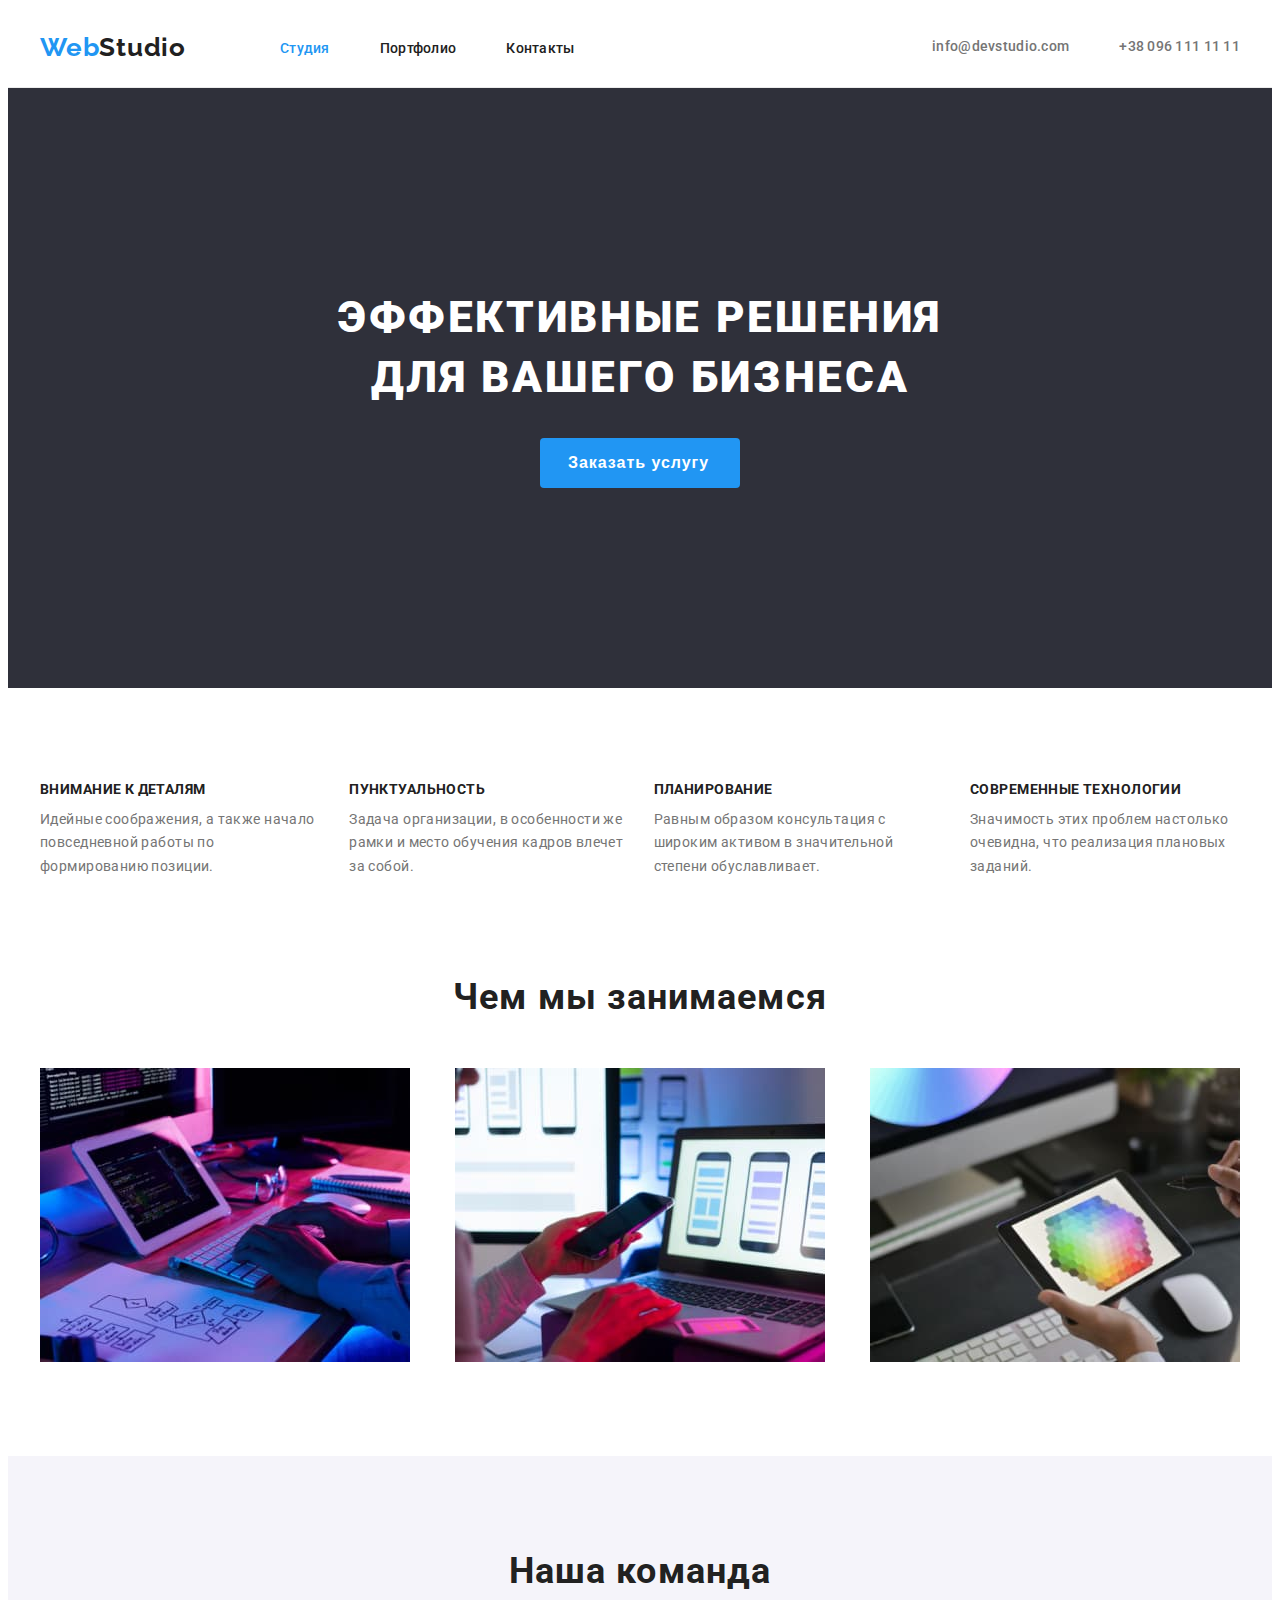
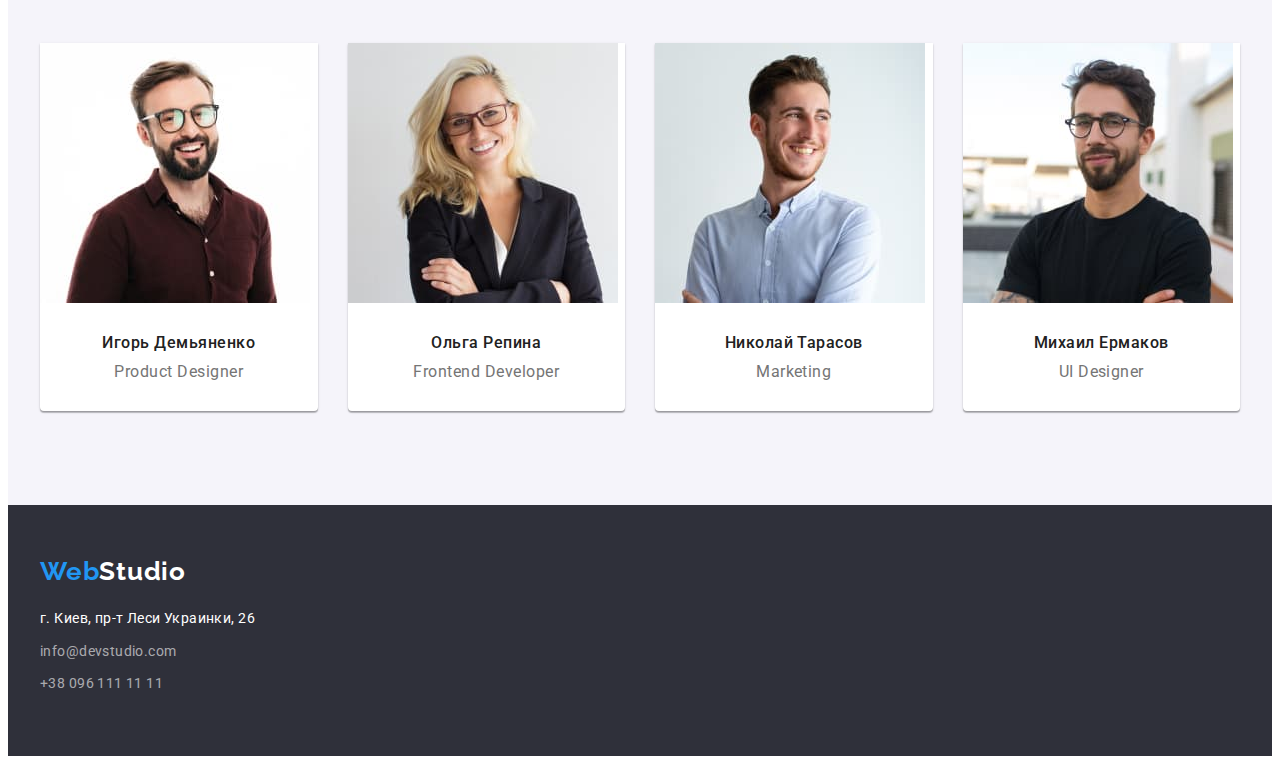
<file: index.html>
<!DOCTYPE html>
<html lang="ru">

<head>

    <meta charset="UTF-8">
    <meta http-equiv="X-UA-Compatible" content="IE=edge">
    <meta name="viewport" content="width=device-width, initial-scale=1.0">
    <title>Document</title>
    <link rel="preconnect" href="https://fonts.googleapis.com">
    <link rel="preconnect" href="https://fonts.gstatic.com" crossorigin>
    <link href="https://fonts.googleapis.com/css2?family=Raleway:wght@700&family=Roboto:wght@400;500;700;900&display=swap"
        rel="stylesheet">
        <link rel="stylesheet" href="https://cdnjs.cloudflare.com/ajax/libs/modern-normalize/1.1.0/modern-normalize.min.css"
            integrity="sha512-wpPYUAdjBVSE4KJnH1VR1HeZfpl1ub8YT/NKx4PuQ5NmX2tKuGu6U/JRp5y+Y8XG2tV+wKQpNHVUX03MfMFn9Q=="
            crossorigin="anonymous" referrerpolicy="no-referrer" />
    <link rel="stylesheet" href="./css/styles.css">
</head>

               <!--========= Start Navigation =========-->

<body class="page-main">
    <header class="header">

        <div class="container header-container">

        
        <nav class="header-nav">
            <a class="logo-link link" href="" lang="en"><span class="logo-link-web">Web</span>Studio</a>
            <ul class="nav-list list">
                <li class="nav-list-item">
                    <a class="nav-list-link link current" href="">Студия</a>
                </li>

                <li class="nav-list-item">
                    <a class="nav-list-link link" href="./portfolio.html">Портфолио</a>
                </li>

                <li class="nav-list-item">
                    <a class="nav-list-link link" href="">Контакты</a>
                </li>
            </ul>
        </nav>
        
        <a class="contact-mail link" href="mailto:info@devstudio.com" lang="en">info@devstudio.com</a>
        <a class="contact-phone link" href="tel:+380961111111">+38 096 111 11 11</a>
        
        </div>
        
    </header>
    
    

                <!--========= End Navigation =========-->

                   <!--========= Start Hero =========-->


        <section class="hero section">
            <div class="container hero-container">
            <h1 class="hero-title">Эффективные решения <br> для вашего бизнеса</h1>
            <button class="service-btn" type="button">Заказать услугу</button>
            </div>
        </section>

                    <!--========= End Hero =========-->

                <!--========= Start Activity =========-->

        <section class="activity section">

            <div class="container activity-container">

            <ul class="activity-list list">

                <li class="activity-list-item">
                    <h3 class="activity-title">Внимание к деталям</h3>
                    <p class="activity-text">Идейные соображения, а также начало повседневной работы по формированию позиции.</p>
                </li>

                <li class="activity-list-item">
                    <h3 class="activity-title">Пунктуальность</h3>
                    <p class="activity-text">Задача организации, в особенности же рамки и место обучения кадров влечет за собой.</p>
                </li>

                <li class="activity-list-item">
                    <h3 class="activity-title">Планирование</h3>
                    <p class="activity-text">Равным образом консультация с широким активом в значительной степени обуславливает.</p>
                </li>

                <li class="activity-list-item">
                    <h3 class="activity-title">Современные технологии</h3>
                    <p class="activity-text">Значимость этих проблем настолько очевидна, что реализация плановых заданий.</p>
                </li>

            </ul>
            </div>
        </section>

        <section class="activity-photo">

            <div class="container activity-photo-container">

            <h2 class="activity-photo-title">Чем мы занимаемся</h2>

            <ul class="activity-photo-list list">
                <li class="activity-photo-list-item">
                    <img src="./images/about-img-1.jpg" alt="программист работает над кодом" width="370" height="294">
                </li>

                <li class="activity-photo-list-item">
                    <img src="./images/about-image-2.jpg" alt="дизайнер работает над мобильным приложением" width="370"
                        height="294">
                </li>

                <li class="activity-photo-list-item">
                    <img src="./images/about-img-3.jpg" alt="дизайнер работает с графическим планшетом" width="370"
                        height="294">
                </li>
            </ul>
            </div>
        </section>

                   <!--========= End Activity =========-->

                    <!--========= Start Team =========-->

        <section class="team section">

            <div class="container team-container">
                <h2 class="team-title">Наша команда</h2>
                <ul class="team-list list">
                    <li class="team-list-item">

                        <article class="card">
                            <div class="card-thumb">
                        <img class="team-image" src="./images/team-1.jpg" alt="Член команды" 
                        width="270" height="260">
                            </div>

                            <div class="team-content">
                        <h3 class="team-subtitle">Игорь Демьяненко</h3>
                        <p class="team-text" lang="en">Product Designer</p>
                            </div>
                        </article>
                        
                    </li>
                    <li class="team-list-item">
                        <article class="card">
                            <div class="card-thumb">
                        <img class="team-image" src="./images/team-2.jpg" alt="Член команды"
                         width="270" height="260">
                            </div>
                        
                            <div class="team-content">          
                        <h3 class="team-subtitle">Ольга Репина</h3>
                        <p class="team-text" lang="en">Frontend Developer</p>
                            </div>
                        </article>
                    </li>

                   
                    <li class="team-list-item">
                        <article class="card">
                            <div class="card-thumb">
                        <img class="team-image" src="./images/team-3.jpg" alt="Член команды" 
                        width="270" height="260">
                            </div>

                            <div class="team-content">
                        <h3 class="team-subtitle">Николай Тарасов</h3>
                        <p class="team-text" lang="en">Marketing</p>
                            </div>
                        </article>
                    </li>
                    
                    <li class="team-list-item">
                        <article class="card">
                            <div class="card-thumb">
                        <img class="team-image" src="./images/team-4.jpg" alt="Член команды"
                         width="270" height="260">
                            </div>

                            <div class="team-content">
                        <h3 class="team-subtitle">Михаил Ермаков</h3>
                        <p class="team-text" lang="en">UI Designer</p>
                            </div>
                        </article>
                
                    </li>
                </ul>
                </div>
        </section>

    </main>

                    <!--========= End Team =========-->

                 <!--========= Start Footer =========-->

    <footer class="footer">

        <div class="container">

        <div class="footer-link">
            <a class="logo-link footer-logo link" href="./index.html" lang="en"><span class="logo-link-web">Web</span>Studio</a>
        </div>
        <address class="adress">
            <ul class="footer-list list">
                <li class="footer-list-item">
                
                    <a class="footer-list-link-adress link" href="https://goo.gl/maps/fUv8LRUKZesWuPY2A" target="_blank" rel="noopener noreferrer"> г. Киев,
                        пр-т Леси Украинки, 26</a>
                </li>
                <li class="footer-list-item">
                    <a class="footer-list-link link" href="mailto:info@devstudio.com" lang="en">info@devstudio.com</a>
                </li>
                <li class="footer-list-item">
                    <a class="footer-list-link link" href="tel:+380961111111">+38 096 111 11 11</a>
                </li>
            </ul>

            
        </address>
        </div>
    </footer>

                <!--========= End Footer =========-->

</body>

</html>
</file>
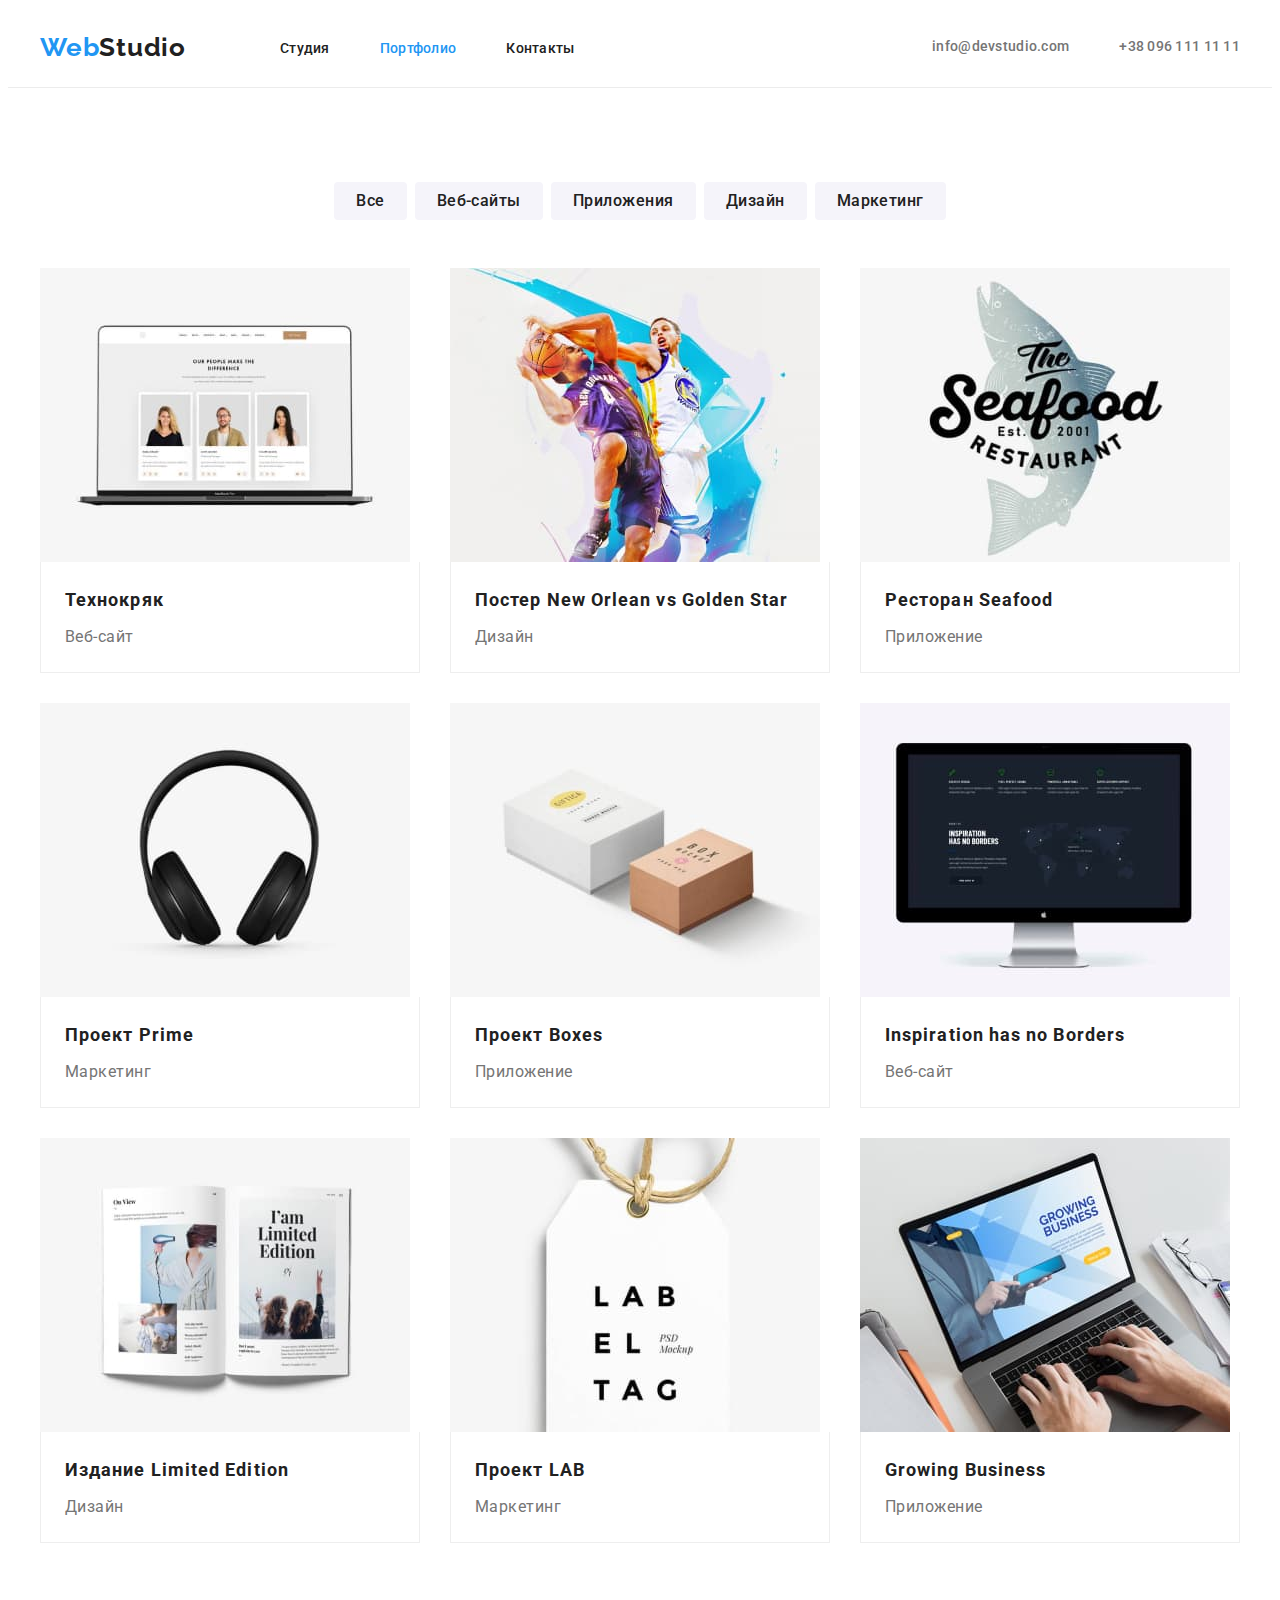
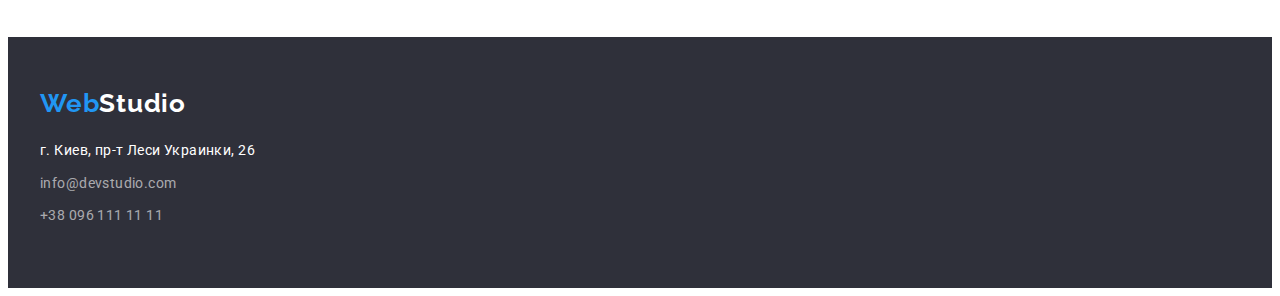
<file: portfolio.html>
<!DOCTYPE html>
<html lang="ru">

<head>

    <meta charset="UTF-8">
    <meta http-equiv="X-UA-Compatible" content="IE=edge">
    <meta name="viewport" content="width=device-width, initial-scale=1.0">
    <title>Document</title>
    <link rel="preconnect" href="https://fonts.googleapis.com">
    <link rel="preconnect" href="https://fonts.gstatic.com" crossorigin>
    <link href="https://fonts.googleapis.com/css2?family=Raleway:wght@700&family=Roboto:wght@400;500;700;900&display=swap"
        rel="stylesheet">
        <link rel="stylesheet" href="https://cdnjs.cloudflare.com/ajax/libs/modern-normalize/1.1.0/modern-normalize.min.css"
            integrity="sha512-wpPYUAdjBVSE4KJnH1VR1HeZfpl1ub8YT/NKx4PuQ5NmX2tKuGu6U/JRp5y+Y8XG2tV+wKQpNHVUX03MfMFn9Q=="
            crossorigin="anonymous" referrerpolicy="no-referrer" />
    <link rel="stylesheet" href="./css/styles.css">
</head>

              <!--========= Start Navigation =========-->

              

<body class="page-portfolio">
    <header class="header">
    
        <div class="container header-container">
    
    
            <nav class="header-nav">
                <a class="logo-link link" href="./index.html" lang="en"><span class="logo-link-web">Web</span>Studio</a>
                <ul class="nav-list list">
                    <li class="nav-list-item">
                        <a class="nav-list-link link " href="./index.html">Студия</a>
                    </li>
    
                    <li class="nav-list-item">
                        <a class="nav-list-link link current" href="">Портфолио</a>
                    </li>
    
                    <li class="nav-list-item">
                        <a class="nav-list-link link" href="">Контакты</a>
                    </li>
                </ul>
            </nav>
    
            <a class="contact-mail link" href="mailto:info@devstudio.com" lang="en">info@devstudio.com</a>
            <a class="contact-phone link" href="tel:+380961111111">+38 096 111 11 11</a>
    
        </div>
    
    </header>

              <!--========= End Navigation =========-->

            <!--========= Start Portfolio =========-->

    <main class="main">
        <section class="portfolio section">

        <div class="container">

           <ul class="btn-list list">
            <li class="btn-list-item">
                <button class="btn" type=button>Все</button>
            </li>

            <li class="btn-list-item">
                <button class="btn" type=button>Веб-сайты</button>
            </li>

            <li class="btn-list-item">
                <button class="btn" type=button>Приложения</button>
            </li>

            <li class="btn-list-item">
                <button class="btn" type=button>Дизайн</button>
            </li>

            <li class="btn-list-item">
                <button class="btn" type=button>Маркетинг</button>
            </li>
          </ul>

        <ul class="portfolio-list list">
            <li class="portfolio-list-item">
                <article class="card">
                    <div class="card-thumb">
                <img src="./images/site-1.jpg" alt="ноутбук с фото команды" 
                width="370" height="294">
                    </div>

                    <div class="card-content">
                <h3 class="portfolio-list-title">Технокряк</h3>
                <p class="portfolio-list-text" >Веб-сайт</p>
                    </div>
                </article>
            </li>

            <li class="portfolio-list-item">
                <article class="card">
                    <div class="cart-thumb">
                <img src="./images/design-1.jpg" alt="баскетболисты" 
                width="370" height="294">
                    </div>

                    <div class="card-content">
                <h3 class="portfolio-list-title">Постер <span lang="en">New Orlean vs Golden Star</span></h3>
                <p class="portfolio-list-text" >Дизайн</p>
                    </div>
                </article>
            </li>

            <li class="portfolio-list-item">
                <article class="card">
                    <div class="card-thumb">
                <img src="./images/app-1.jpg" alt="логотип ресторан" 
                width="370" height="294">
                    </div>

                    <div class="card-content">
                <h3 class="portfolio-list-title">Ресторан <span lang="en">Seafood</span></h3>
                <p class="portfolio-list-text" >Приложение</p>
                    </div>
                </article>
            </li>

            <li class="portfolio-list-item">
                <article class="card">
                    <div class="card-thumb">
                <img src="./images/market-1.jpg" alt="наушники" 
                width="370" height="294">
                    </div>

                    <div class="card-content">
                <h3 class="portfolio-list-title">Проект <span lang="en">Prime</span></h3>
                <p class="portfolio-list-text" >Маркетинг</p>
                    </div>
                </article>
            </li>

            <li class="portfolio-list-item">
                <article class="card">
                    <div class="card-thumb">
                <img src="./images/app-2.jpg" alt="две коробки" 
                width="370" height="294">
                    </div>

                    <div class="card-content">
                <h3 class="portfolio-list-title">Проект <span lang="en">Boxes</span></h3>
                <p class="portfolio-list-text" >Приложение</p>
                    </div>
                </article>
            </li>

            <li class="portfolio-list-item">
                <article class="card">
                    <div class="card-thumb">
                <img src="./images/site-2.jpg" alt="монитор" 
                width="370" height="294">
                    </div>

                    <div class="card-content">
                <h3 class="portfolio-list-title" lang="en">Inspiration has no Borders</h3>
                <p class="portfolio-list-text" >Веб-сайт</p>
                    </div>
                </article>
            </li>

            <li class="portfolio-list-item">
                <article class="card">
                    <div class="card-thumb">
                <img src="./images/design-2.jpg" alt="открытая книга" 
                width="370" height="294">
                    </div>

                    <div class="card-content">
                <h3 class="portfolio-list-title">Издание <span lang="en">Limited Edition</span></h3>
                <p class="portfolio-list-text" >Дизайн</p>
                    </div>
                </article>
            </li>

            <li class="portfolio-list-item">
                <article class="card">
                    <div class="card-thumb">
                <img src="./images/market-2.jpg" alt="ярлык" 
                width="370" height="294">
                    </div>

                    <div class="card-content">
                <h3 class="portfolio-list-title">Проект <span lang="en">LAB</span></h3>
                <p class="portfolio-list-text" >Маркетинг</p>
                    </div>
                </article>
            </li>

            <li class="portfolio-list-item">
                <article class="card">
                    <div class="card-thumb">
                        <img src="./images/app-3.jpg" alt="дизайнер работает на ноутбуке" 
                width="370" height="294">
                    </div>

                    <div class="card-content">
                <h3 class="portfolio-list-title" lang="en">Growing Business</h3>
                <p class="portfolio-list-text" >Приложение</p>
                    </div>
                </article>
            </li>
        </ul>
        </div>
    </section>


    </main>

                <!--========= End Portfolio =========-->

                <!--========= Start Footer =========-->

    <footer class="footer">

        <div class="container">
            <div class="footer-link">
        <a class="logo-link footer-logo link" href="./index.html" lang="en"><span class="logo-link-web">Web</span>Studio</a>
            </div>
        <address class="adress">
            <ul class="footer-list list">
                <li class="footer-list-item">

                    <a class="footer-list-link-adress link" href="https://goo.gl/maps/fUv8LRUKZesWuPY2A" target="_blank" rel="noopener noreferrer"> г. Киев,
                        пр-т Леси Украинки, 26</a>
                </li>
                <li class="footer-list-item">
                    <a class="footer-list-link link" href="mailto:info@devstudio.com" lang="en">info@devstudio.com</a>
                </li>
                <li class="footer-list-item">
                    <a class="footer-list-link link" href="tel:+380961111111">+38 096 111 11 11</a>
                </li>
            </ul>


        </address>
        </div>
    </footer>
               <!--========= End Footer =========-->

</body>

</html>
</file>
<file: css/styles.css>
/* Цвет основного текста #212121 */
/* Цвет вторичного текста #757575 */
/* Белый #FFFFFF */
/* Цвет акцента #2196F3 */
/* Доп цвет кнопки #188CE8 */
/* Цвет контактов в футере rgba(255, 255, 255, 0,6) */

/* Фон верхней линии #FFFFFF */
/* Фон шапки и футера #2F303A */
/* Основной фон #FFFFFF */
/* Вторичный фон светлый #F5F4FA */

:root {
  --card-set-gap: 30px;
  --primary-text-color: #212121;
  --secondary-text-color: #757575;
  --accent-text-color: #2196f3;
  --primary-white-color: #ffffff;
  --primary-bg-color: #ffffff;
  --secondary-bg-color: #f5f4fa;
  --dark-bg-color: #2f303a;
  --primary-font-family: "Roboto", sans-serif;
}

body {
  background-color: var(--primary-white-color);
  color: var(--primary-text-color);
  font-family: var(--primary-font-family);
}
h1,
h2,
h3,
p {
  margin-top: 0;
  margin-bottom: 0;
}

ul,
ol {
  margin-top: 0;
  margin-bottom: 0;
  padding-left: 0;
}

img {
  display: block;
  max-width: 100%;
  height: auto;
}

/* address { 
  font-style: normal;
}*/

.list {
  list-style: none;
}

.link {
  text-decoration: none;
}

.container {
  width: 1200px;
  padding-left: 15px;
  padding-right: 15px;
  margin-left: auto;
  margin-right: auto;
}

.section {
  padding-top: 94px;
  padding-bottom: 94px;
  /* outline: 2px solid red; */
}

/* ========= Start Components========= */
.contact-mail,
.contact-phone {
  font-weight: 500;
  font-size: 14px;
  line-height: 1.14;
  letter-spacing: 0.02em;
  color: var(--secondary-text-color);
}

/* ========= End Components ========= */

/* ========= Start Navigation ========= */

.header {
  padding-top: 24px;
  padding-bottom: 24px;
  border-bottom: 1px solid #ececec;
}
.header-container {
  display: flex;
  align-items: center;
  justify-content: space-between;
}

.header-nav {
  display: flex;
  align-items: center;
}

.nav-list {
  display: flex;
  align-items: center;
}

.logo-link-web {
  color: var(--accent-text-color);
}

.logo-link {
  margin-right: 94px;

  font-family: Raleway, sans-serif;
  font-weight: 700;
  font-size: 26px;
  line-height: 1.19;
  letter-spacing: 0.03em;
  color: var(--primary-text-color);
}

.nav-list-item:not(:last-child) {
  margin-right: 50px;
}

.nav-list-link {
  color: inherit;
  font-weight: 500;
  font-size: 14px;
  line-height: 1.14;
  letter-spacing: 0.02em;
  cursor: pointer;
}

.nav-list-link:hover,
.nav-list-link:focus {
  color: var(--accent-text-color);
}

.current {
  color: var(--accent-text-color);
}

.contact-mail:hover,
.contact-mail:focus {
  color: var(--accent-text-color);
}

.contact-phone:hover,
.contact-phone:focus {
  color: var(--accent-text-color);
}

.contact-mail {
  margin-left: auto;
  margin-right: 50px;
}

/* ========= End Navigation ========= */

/* ========= Start Hero ========= */

.hero {
  padding-top: 200px;
  padding-bottom: 200px;
}

.service-btn {
  /* display: block; */
  margin: auto;
  margin-top: 30px;
  padding: 10px 28px;

  background-color: var(--accent-text-color);
  color: var(--primary-white-color);

  min-width: 200px;
  height: 50px;
  border: none;
  border-radius: 4px;

  font-weight: 700;
  font-size: 16px;
  line-height: 1.87;

  display: flex;
  align-items: center;
  text-align: center;
  letter-spacing: 0.06em;
}

.service-btn:hover,
.service-btn:focus {
  background-color: #188ce8;
}

.hero {
  background: var(--dark-bg-color);
}

.hero-title {
  color: var(--primary-white-color);
  font-weight: 900;
  font-size: 44px;
  line-height: 1.36;
  text-align: center;
  letter-spacing: 0.06em;
  text-transform: uppercase;
}

/* ========= End Hero ========= */

/* ========= Start Activity ========= */

.activity-list {
  display: flex;
}

.activity-list-item {
  flex-basis: calc(100%-120px) / 4;
}

.activity-list-item:not(:last-child) {
  margin-right: 30px;
}

.activity-title {
  margin-bottom: 10px;
  font-weight: 700;
  font-size: 14px;
  line-height: 1.14;
  letter-spacing: 0.03em;
  text-transform: uppercase;
  color: var(--primary-text-color);
}

.activity-text {
  min-width: 270px;
  margin-bottom: 3px;
  font-weight: 400;
  font-size: 14px;
  line-height: 1.71;
  letter-spacing: 0.03em;
  color: var(--secondary-text-color);
}

.activity-photo {
  padding-bottom: 94px;
}

.activity-photo-title,
.team-title {
  margin-bottom: 50px;
  font-weight: 700;
  font-size: 36px;
  line-height: 1.17;
  text-align: center;
  letter-spacing: 0.03em;
  color: var(--primary-text-color);
}

.activity-photo-list {
  display: flex;
  justify-content: space-between;
}

.activity-photo-list-item {
  flex-basis: calc(100%-90px) / 3;
}

/* ========= End Activity ========= */

/* ========= Start Team ========= */

.team {
  background-color: var(--secondary-bg-color);
}

.team-list {
  display: flex;
  flex-wrap: wrap;
  margin-left: calc(-1 * var(--card-set-gap));
  margin-top: calc(-1 * var(--card-set-gap));
}

.team-subtitle {
  text-align: center;
}
.team-text {
  text-align: center;
}

.team-list-item {
  flex-basis: calc(100% / 4 - var(--card-set-gap));
  margin-left: var(--card-set-gap);
  margin-top: var(--card-set-gap);
  background: #ffffff;
  /* material shadow v1 */

  box-shadow: 0px 1px 3px rgba(0, 0, 0, 0.12), 0px 1px 1px rgba(0, 0, 0, 0.14),
    0px 2px 1px rgba(0, 0, 0, 0.2);
  border-radius: 0px 0px 4px 4px;
}

.team-content {
  padding-top: 30px;
  padding-bottom: 30px;
}

.team-subtitle {
  margin-bottom: 10px;
  font-weight: 500;
  font-size: 16px;
  line-height: 1.19;
  letter-spacing: 0.03em;
  color: var(--primary-text-color);
}

.team-text {
  font-weight: 400;
  font-size: 16px;
  line-height: 1.19;
  letter-spacing: 0.03em;
  color: var(--secondary-text-color);
}

/* ========= End Team ========= */

/* ========= Start Footer ========= */

.footer {
  padding-top: 51px;
  padding-bottom: 51px;
  background: var(--dark-bg-color);
}
.footer .logo-link {
  color: var(--primary-white-color);
}

.footer-link {
  margin-bottom: 20px;
}
.footer-logo {
  margin-right: 0;
}

.footer-list-item {
  margin-bottom: 9px;
}
.footer-list-link-adress {
  font-style: normal;
  font-weight: 400;
  font-size: 14px;
  line-height: 1.71;
  letter-spacing: 0.03em;
  color: var(--primary-white-color);
}
.footer-list-link-adress:hover,
.footer-list-link-adress:focus {
  color: #2196f3;
}
.footer-list-link {
  font-style: normal;
  font-weight: 400;
  font-size: 14px;
  line-height: 1.71;
  letter-spacing: 0.03em;
  color: rgba(255, 255, 255, 0.6);
}
.footer-list-link:hover,
.footer-list-link:focus {
  color: var(--accent-text-color);
}

/* ========= End Footer ========= */

/* ========= Start Portfolio ========= */

.btn-list {
  display: flex;
  justify-content: center;
  margin-bottom: 48px;
}

.btn-list-item:not(:last-child) {
  margin-right: 8px;
}

.btn {
  height: 38px;
  border-radius: 4px;
  border: none;
  padding: 6px 22px;

  color: var(--primary-text-color);
  background-color: var(--secondary-bg-color);
  font-family: inherit;
  font-weight: 500;
  font-size: 16px;
  line-height: 1.62;
  text-align: center;
  letter-spacing: 0.03em;

  cursor: pointer;
}

.portfolio-list {
  /* outline: 1px solid tomato; */
  display: flex;
  flex-wrap: wrap;
  margin-left: calc(-1 * var(--card-set-gap));
  margin-top: calc(-1 * var(--card-set-gap));
}

.portfolio-list-item {
  /* outline: 1px solid teal; */
  flex-basis: calc(100% / 3 - var(--card-set-gap));
  margin-left: var(--card-set-gap);
  margin-top: var(--card-set-gap);
}

.card-content {
  padding: 20px 24px;
  border-left: 1px solid #eeeeee;
  border-right: 1px solid #eeeeee;
  border-bottom: 1px solid #eeeeee;
}

.portfolio-list-title {
  margin-bottom: 4px;
  font-weight: 700;
  font-size: 18px;
  line-height: 2;
  letter-spacing: 0.06em;
  color: var(--primary-text-color);
}
.portfolio-list-text {
  font-weight: 400;
  font-size: 16px;
  line-height: 1.87;
  letter-spacing: 0.03em;
  color: var(--secondary-text-color);
}
.btn:hover,
.btn:focus {
  color: var(--primary-white-color);
  background-color: var(--accent-text-color);
}

/* ========= End Portfolio ========= */
</file>
